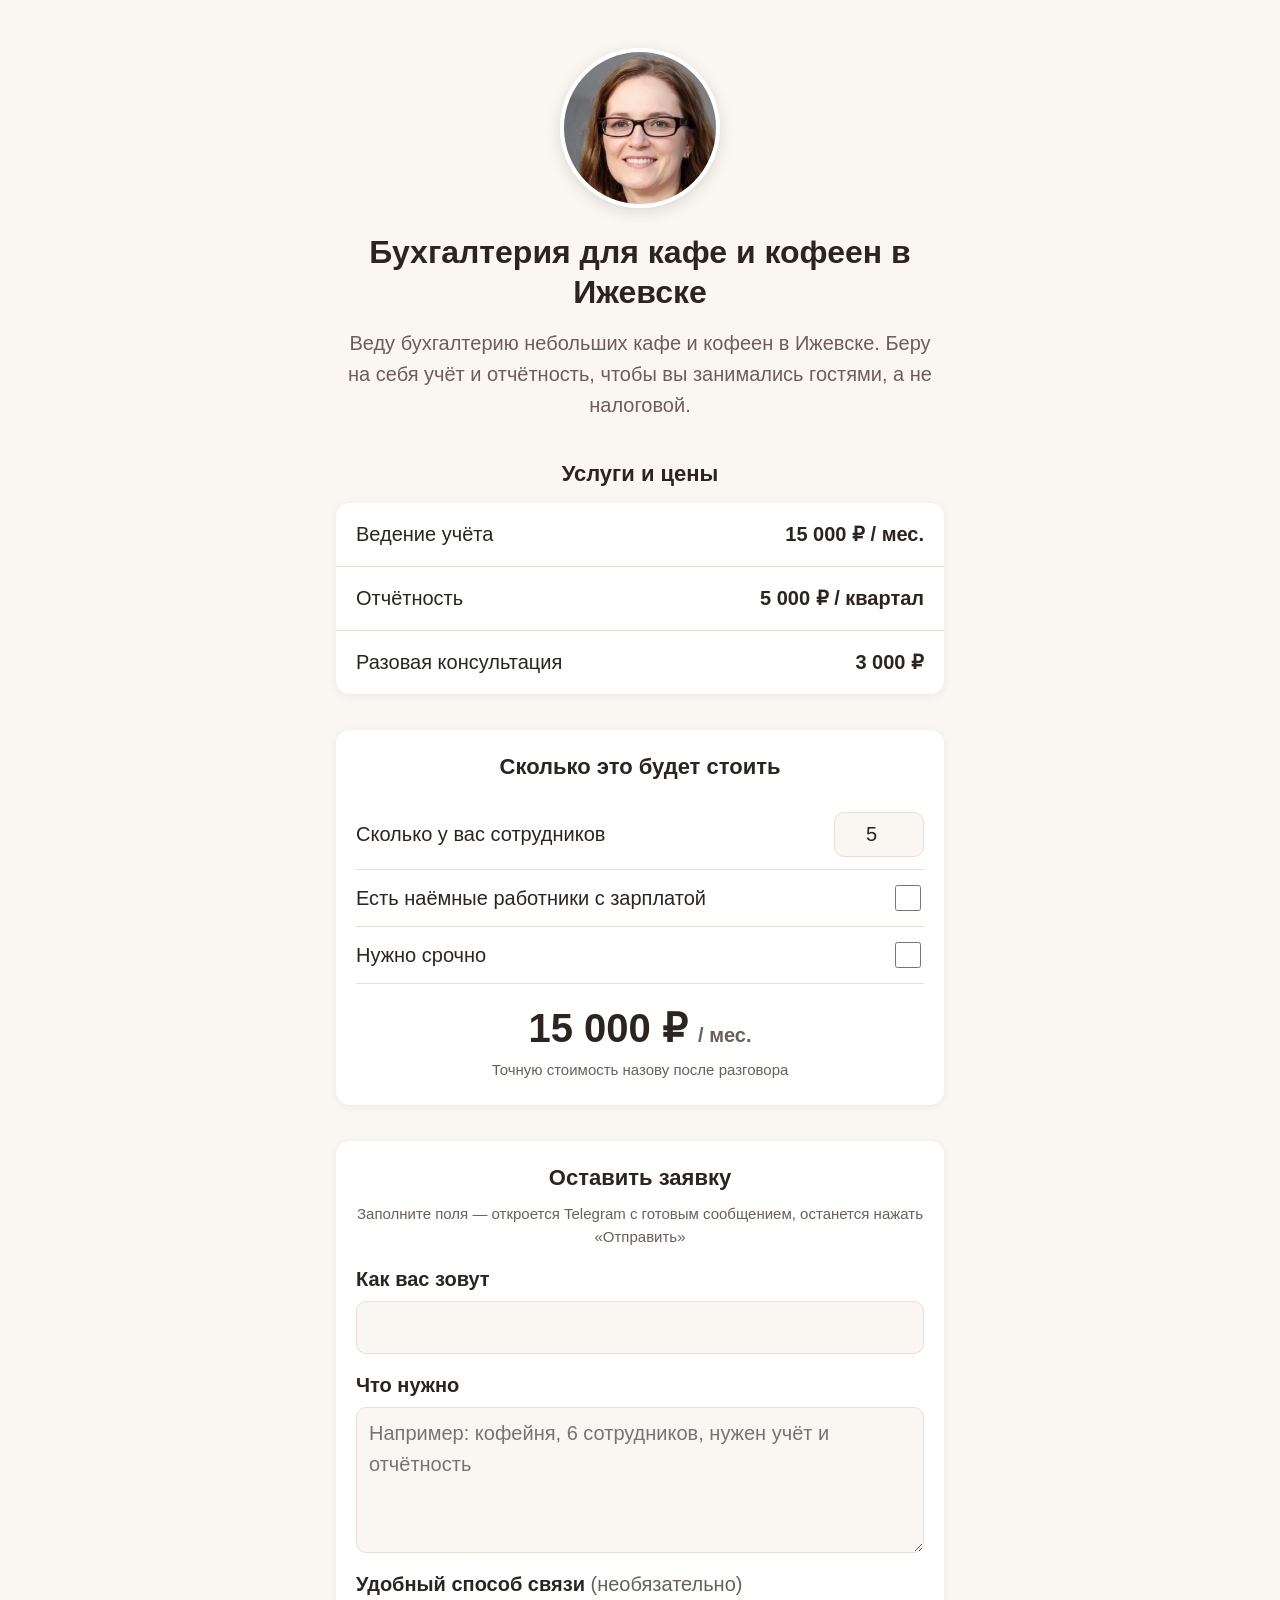
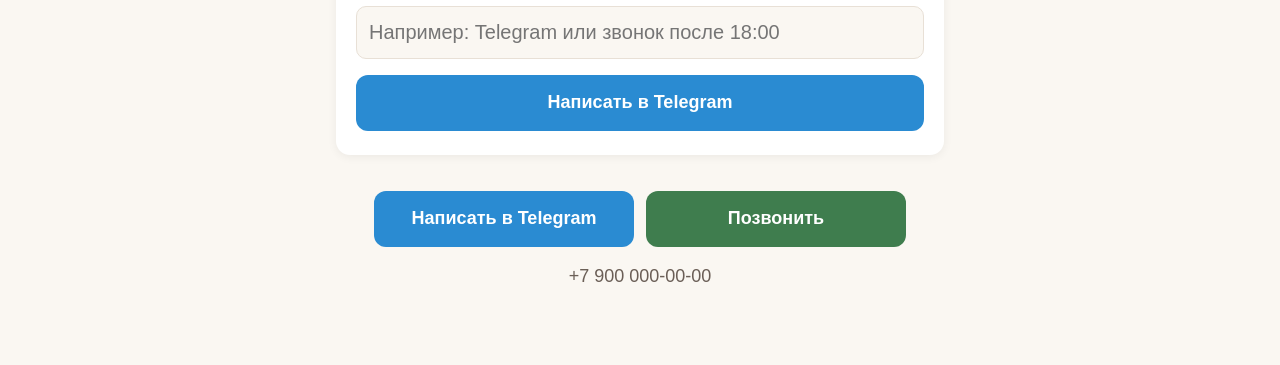
<file: demo/my-site/index.html>
<!doctype html>
<html lang="ru">
<head>
  <meta charset="utf-8">
  <meta name="viewport" content="width=device-width, initial-scale=1">
  <title>Бухгалтерия для кафе в Ижевске</title>
  <meta name="description" content="Веду бухгалтерию небольших кафе и кофеен в Ижевске: учёт, отчётность, консультации.">
  <style>
    :root {
      --bg: #faf7f2;
      --card: #ffffff;
      --text: #2b2420;
      --muted: #6b5f57;
      --line: #e8e0d6;
      --accent: #2a8bd2;
      --accent-2: #3f7d4e;
    }
    * { box-sizing: border-box; }
    html { -webkit-text-size-adjust: 100%; }
    body {
      margin: 0;
      background: var(--bg);
      color: var(--text);
      font-family: -apple-system, BlinkMacSystemFont, "Segoe UI", Roboto, Arial, sans-serif;
      font-size: 20px;
      line-height: 1.55;
    }
    main {
      max-width: 640px;
      margin: 0 auto;
      padding: 48px 16px 56px;
      text-align: center;
    }
    .photo {
      display: block;
      width: 160px;
      height: 160px;
      margin: 0 auto 24px;
      border-radius: 50%;
      object-fit: cover;
      border: 4px solid var(--card);
      box-shadow: 0 4px 16px rgba(0, 0, 0, 0.12);
    }
    h1 {
      font-size: 32px;
      line-height: 1.25;
      margin: 0 0 16px;
    }
    .about {
      color: var(--muted);
      margin: 0 auto 36px;
      max-width: 34em;
    }
    .services {
      width: 100%;
      border-collapse: collapse;
      background: var(--card);
      border-radius: 14px;
      overflow: hidden;
      box-shadow: 0 2px 10px rgba(0, 0, 0, 0.06);
      margin-bottom: 36px;
    }
    .services caption {
      font-weight: 700;
      font-size: 22px;
      padding-bottom: 12px;
    }
    .services td {
      padding: 16px 20px;
      border-bottom: 1px solid var(--line);
      vertical-align: middle;
    }
    .services tr:last-child td { border-bottom: none; }
    .services td:first-child { text-align: left; }
    .services td:last-child {
      text-align: right;
      font-weight: 700;
      white-space: nowrap;
    }
    .calc {
      background: var(--card);
      border-radius: 14px;
      box-shadow: 0 2px 10px rgba(0, 0, 0, 0.06);
      padding: 20px 20px 24px;
      margin-bottom: 36px;
      text-align: left;
    }
    .calc h2 {
      font-size: 22px;
      margin: 0 0 16px;
      text-align: center;
    }
    .calc-row {
      display: flex;
      align-items: center;
      justify-content: space-between;
      gap: 12px;
      padding: 12px 0;
      border-bottom: 1px solid var(--line);
    }
    .calc-row label { cursor: pointer; }
    .calc-num {
      width: 90px;
      min-height: 44px;
      padding: 6px 10px;
      font: inherit;
      text-align: center;
      border: 1px solid var(--line);
      border-radius: 10px;
      background: var(--bg);
      color: var(--text);
    }
    .calc-check {
      width: 26px;
      height: 26px;
      flex-shrink: 0;
      accent-color: var(--accent-2);
      cursor: pointer;
    }
    .calc-total {
      margin-top: 20px;
      text-align: center;
    }
    .calc-price {
      font-size: 40px;
      font-weight: 700;
      line-height: 1.2;
      white-space: nowrap;
    }
    .calc-price small {
      font-size: 20px;
      font-weight: 600;
      color: var(--muted);
    }
    .calc-note {
      margin: 6px 0 0;
      font-size: 15px;
      color: var(--muted);
    }
    .buttons {
      display: flex;
      gap: 12px;
      justify-content: center;
    }
    .btn {
      flex: 1 1 0;
      max-width: 260px;
      display: inline-flex;
      align-items: center;
      justify-content: center;
      min-height: 56px;
      padding: 12px 16px;
      border-radius: 12px;
      color: #fff;
      font-size: 18px;
      font-weight: 600;
      text-decoration: none;
      line-height: 1.2;
    }
    .btn-tg { background: var(--accent); }
    .btn-call { background: var(--accent-2); }
    .btn:hover, .btn:focus-visible { filter: brightness(1.08); }
    .phone {
      margin-top: 16px;
      color: var(--muted);
      font-size: 18px;
    }
    @media (max-width: 420px) {
      body { font-size: 18px; }
      h1 { font-size: 26px; }
      .services td { padding: 14px 14px; }
      .btn { font-size: 16px; padding: 10px 10px; }
      .calc { padding: 16px 14px 20px; }
      .calc-price { font-size: 34px; }
    }
    /* Форма заявки */
    .lead {
      background: var(--card);
      border-radius: 14px;
      box-shadow: 0 2px 10px rgba(0, 0, 0, 0.06);
      padding: 20px 20px 24px;
      margin-bottom: 36px;
      text-align: left;
    }
    .lead h2 {
      font-size: 22px;
      margin: 0 0 6px;
      text-align: center;
    }
    .lead-intro {
      margin: 0 0 16px;
      font-size: 15px;
      color: var(--muted);
      text-align: center;
    }
    .lead-field { margin-bottom: 16px; }
    .lead-field label {
      display: block;
      margin-bottom: 6px;
      font-weight: 600;
    }
    .lead-field label span { font-weight: 400; color: var(--muted); }
    .lead-input {
      display: block;
      width: 100%;
      min-height: 48px;
      padding: 10px 12px;
      font: inherit;
      border: 1px solid var(--line);
      border-radius: 10px;
      background: var(--bg);
      color: var(--text);
    }
    textarea.lead-input { min-height: 110px; resize: vertical; }
    .lead-input:focus { outline: 2px solid var(--accent); outline-offset: 1px; }
    .lead-input[aria-invalid="true"] {
      border-color: #c0392b;
      background: #fdf0ee;
    }
    .lead-error {
      margin: 6px 0 0;
      font-size: 15px;
      color: #c0392b;
    }
    .lead-calc {
      margin: 0 0 16px;
      font-size: 15px;
      color: var(--muted);
    }
    .lead .btn {
      width: 100%;
      max-width: none;
      border: none;
      font-family: inherit;
      cursor: pointer;
    }
  </style>
</head>
<body>
  <main>
    <img class="photo" src="photo.jpg" alt="Моя фотография" width="160" height="160">

    <h1>Бухгалтерия для кафе и кофеен в Ижевске</h1>
    <p class="about">
      Веду бухгалтерию небольших кафе и кофеен в Ижевске.
      Беру на себя учёт и отчётность, чтобы вы занимались гостями, а не налоговой.
    </p>

    <table class="services">
      <caption>Услуги и цены</caption>
      <tr><td>Ведение учёта</td><td>15 000 ₽ / мес.</td></tr>
      <tr><td>Отчётность</td><td>5 000 ₽ / квартал</td></tr>
      <tr><td>Разовая консультация</td><td>3 000 ₽</td></tr>
    </table>

    <section class="calc" aria-labelledby="calc-title">
      <h2 id="calc-title">Сколько это будет стоить</h2>

      <div class="calc-row">
        <label for="calc-staff">Сколько у вас сотрудников</label>
        <input class="calc-num" id="calc-staff" type="number" inputmode="numeric" min="0" step="1" value="5">
      </div>
      <div class="calc-row">
        <label for="calc-salary">Есть наёмные работники с зарплатой</label>
        <input class="calc-check" id="calc-salary" type="checkbox">
      </div>
      <div class="calc-row">
        <label for="calc-urgent">Нужно срочно</label>
        <input class="calc-check" id="calc-urgent" type="checkbox">
      </div>

      <div class="calc-total" aria-live="polite">
        <div class="calc-price"><span id="calc-price">15 000</span> ₽ <small>/ мес.</small></div>
        <p class="calc-note">Точную стоимость назову после разговора</p>
      </div>
    </section>

    <script>
      (function () {
        var staff = document.getElementById('calc-staff');
        var salary = document.getElementById('calc-salary');
        var urgent = document.getElementById('calc-urgent');
        var out = document.getElementById('calc-price');

        // 15000 -> "15 000" (неразрывный пробел, чтобы цифры не разъезжались по строкам)
        function format(n) {
          return String(n).replace(/\B(?=(\d{3})+(?!\d))/g, ' ');
        }

        function update() {
          var count = Math.max(0, Math.floor(Number(staff.value) || 0));
          var price = 15000;
          if (count > 5) price += (count - 5) * 1000;
          if (salary.checked) price += 3000;
          if (urgent.checked) price = Math.round(price * 1.2);
          out.textContent = format(price);
        }

        staff.addEventListener('input', update);
        salary.addEventListener('change', update);
        urgent.addEventListener('change', update);
        update();
      })();
    </script>

    <section class="lead" aria-labelledby="lead-title">
      <h2 id="lead-title">Оставить заявку</h2>
      <p class="lead-intro">Заполните поля — откроется Telegram с готовым сообщением, останется нажать «Отправить»</p>

      <form id="lead-form" novalidate>
        <div class="lead-field">
          <label for="lead-name">Как вас зовут</label>
          <input class="lead-input" id="lead-name" name="name" type="text" autocomplete="name" required aria-describedby="lead-name-error">
          <p class="lead-error" id="lead-name-error" hidden>Напишите, как к вам обращаться</p>
        </div>

        <div class="lead-field">
          <label for="lead-need">Что нужно</label>
          <textarea class="lead-input" id="lead-need" name="need" rows="4" required aria-describedby="lead-need-error"
            placeholder="Например: кофейня, 6 сотрудников, нужен учёт и отчётность"></textarea>
          <p class="lead-error" id="lead-need-error" hidden>Коротко опишите, с чем нужна помощь</p>
        </div>

        <div class="lead-field">
          <label for="lead-contact">Удобный способ связи <span>(необязательно)</span></label>
          <input class="lead-input" id="lead-contact" name="contact" type="text"
            placeholder="Например: Telegram или звонок после 18:00">
        </div>

        <p class="lead-calc" id="lead-calc" hidden>К сообщению добавлю ваш расчёт из калькулятора</p>

        <button class="btn btn-tg" type="submit">Написать в&nbsp;Telegram</button>
      </form>
    </section>

    <script>
      (function () {
        var form = document.getElementById('lead-form');
        var nameInput = document.getElementById('lead-name');
        var needInput = document.getElementById('lead-need');
        var contactInput = document.getElementById('lead-contact');
        var calcHint = document.getElementById('lead-calc');

        var staff = document.getElementById('calc-staff');
        var salary = document.getElementById('calc-salary');
        var urgent = document.getElementById('calc-urgent');
        var price = document.getElementById('calc-price');

        // Расчёт добавляем, только если человек сам что-то менял в калькуляторе
        var calcTouched = false;
        function markTouched() {
          calcTouched = true;
          calcHint.hidden = false;
        }
        staff.addEventListener('input', markTouched);
        salary.addEventListener('change', markTouched);
        urgent.addEventListener('change', markTouched);
        // Браузер может восстановить поля при возврате на страницу
        if (staff.value !== staff.defaultValue || salary.checked || urgent.checked) markTouched();

        function setError(input, isError) {
          var err = document.getElementById(input.id + '-error');
          input.setAttribute('aria-invalid', isError ? 'true' : 'false');
          err.hidden = !isError;
        }

        [nameInput, needInput].forEach(function (input) {
          input.addEventListener('input', function () {
            if (input.value.trim()) setError(input, false);
          });
        });

        function yesNo(checked) { return checked ? 'да' : 'нет'; }

        function buildMessage() {
          var lines = [
            'Здравствуйте! Меня зовут ' + nameInput.value.trim() + '.',
            '',
            'Что нужно:',
            needInput.value.trim()
          ];
          var contact = contactInput.value.trim();
          if (contact) {
            lines.push('', 'Удобный способ связи: ' + contact);
          }
          if (calcTouched) {
            var count = Math.max(0, Math.floor(Number(staff.value) || 0));
            lines.push(
              '',
              'Расчёт на сайте:',
              '— сотрудников: ' + count,
              '— наёмные работники с зарплатой: ' + yesNo(salary.checked),
              '— срочно: ' + yesNo(urgent.checked),
              'Предварительная цена: ' + price.textContent + ' ₽ / мес.'
            );
          }
          return lines.join('\n');
        }

        form.addEventListener('submit', function (e) {
          e.preventDefault();

          var firstInvalid = null;
          [nameInput, needInput].forEach(function (input) {
            var empty = !input.value.trim();
            setError(input, empty);
            if (empty && !firstInvalid) firstInvalid = input;
          });
          if (firstInvalid) {
            firstInvalid.focus();
            return;
          }

          var url = 'https://t.me/my_name?text=' + encodeURIComponent(buildMessage());
          var win = window.open(url, '_blank');
          if (win) {
            win.opener = null;
          } else {
            // Если браузер заблокировал новое окно — открываем в текущем
            window.location.href = url;
          }
        });
      })();
    </script>

    <div class="buttons">
      <a class="btn btn-tg" href="https://t.me/my_name" target="_blank" rel="noopener">Написать в&nbsp;Telegram</a>
      <a class="btn btn-call" href="tel:+79000000000">Позвонить</a>
    </div>
    <p class="phone">+7 900 000-00-00</p>
  </main>
</body>
</html>
</file>
